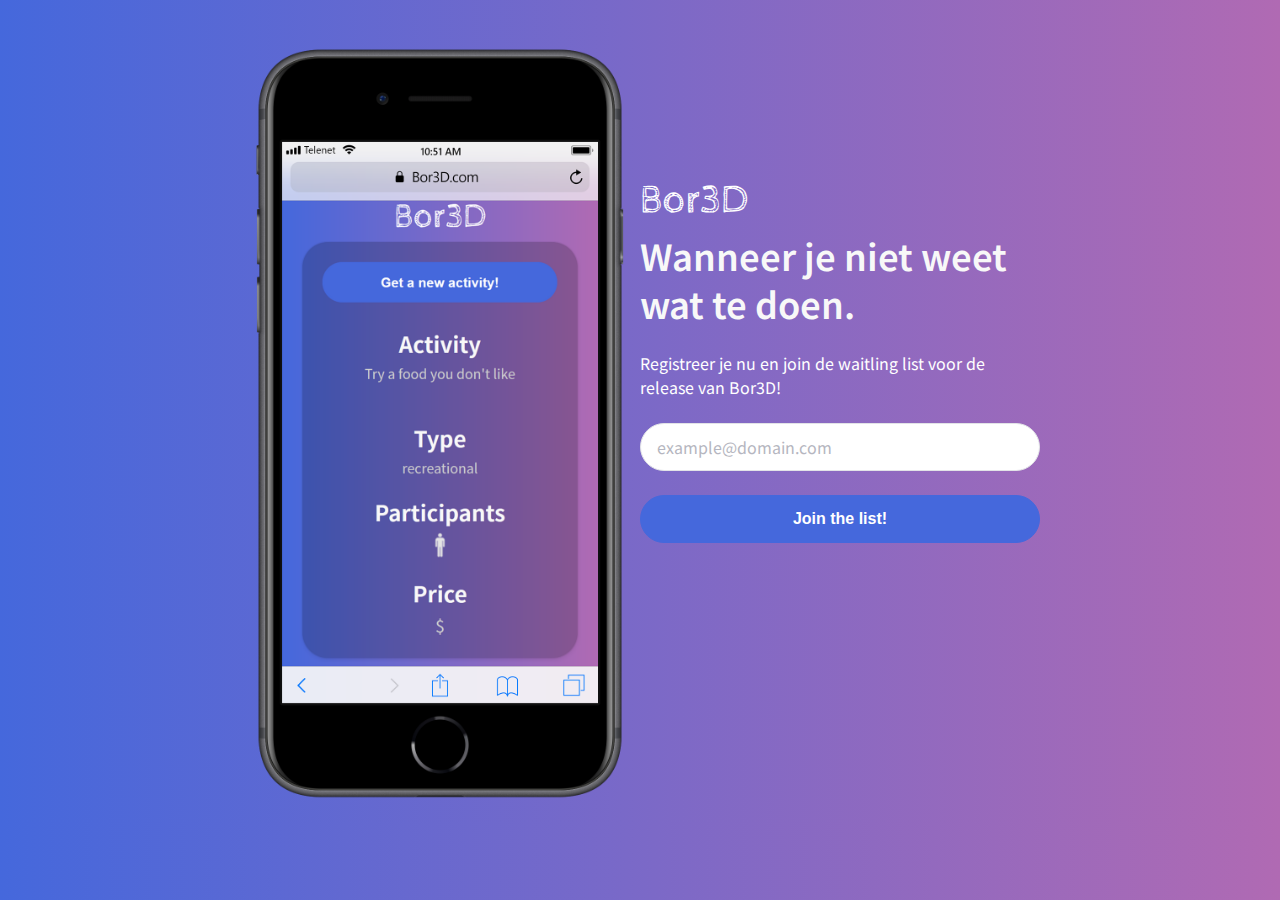
<file: index.html>
<!DOCTYPE html>
<html lang="en">
<head>
    <meta charset="utf-8">
    <meta http-equiv="x-ua-compatible" content="ie=edge">
    <title>Bor3D</title>
    <meta name="description" content="Welcome to bor3d.">
    <meta name="viewport" content="width=device-width, initial-scale=1.0">
    <meta name="msapplication-TileColor" content="#4568dc">
    <meta name="theme-color" content="#4568dc">

    <link rel="apple-touch-icon" sizes="180x180" href="apple-touch-icon.png">
    <link rel="icon" type="image/png" sizes="32x32" href="favicon-32x32.png">
    <link rel="icon" type="image/png" sizes="16x16" href="favicon-16x16.png">
    <link rel="manifest" href="site.webmanifest">
    <link rel="preconnect" href="https://fonts.gstatic.com">
    <link href="https://fonts.googleapis.com/css2?family=Noto+Sans+JP:wght@100;300;400;500;700;900&display=swap"
          rel="stylesheet">
    <link href="https://fonts.googleapis.com/css2?family=Cabin+Sketch&display=swap" rel="stylesheet">
    <link rel="stylesheet" href="css/normalize.css">
    <link rel="stylesheet" href="css/screen.css">
    <script src="js/EmailValidation.js"></script>
</head>
<body>
<section class="o-row">
    <div class="o-container u-max-width-md">
        <div class="grid-container">
            <div class="mockup-grid">
                <img src="img/iphone8%20mockup.png" alt="Iphone 8 Mockup">
            </div>
            <div class="description-grid">
                <div class="c-logo c-logo__landing">
                    Bor3D
                </div>
                <h1>
                    Wanneer je niet weet wat te doen.
                </h1>
                <p class="grid-description">Registreer je nu en join de waitling list voor de release van Bor3D!</p>
            </div>
            <div class="form-grid">
                <form action="#">
                    <p class="c-form-field js-email-field">
                        <label class="c-label__email js-output" for="email">
                            <span class="c-label c-label__emailError js-email-error-message">
                                The input field is required.
                            </span>
                        </label>

                        <input class="c-input js-email-input" type="email" id="email" placeholder="example@domain.com" required>

                    </p>
                    <button class="c-button js-sign-in-button">Join the list!</button>
                </form>
            </div>
        </div>
    </div>
</section>
</body>
</html>
</file>
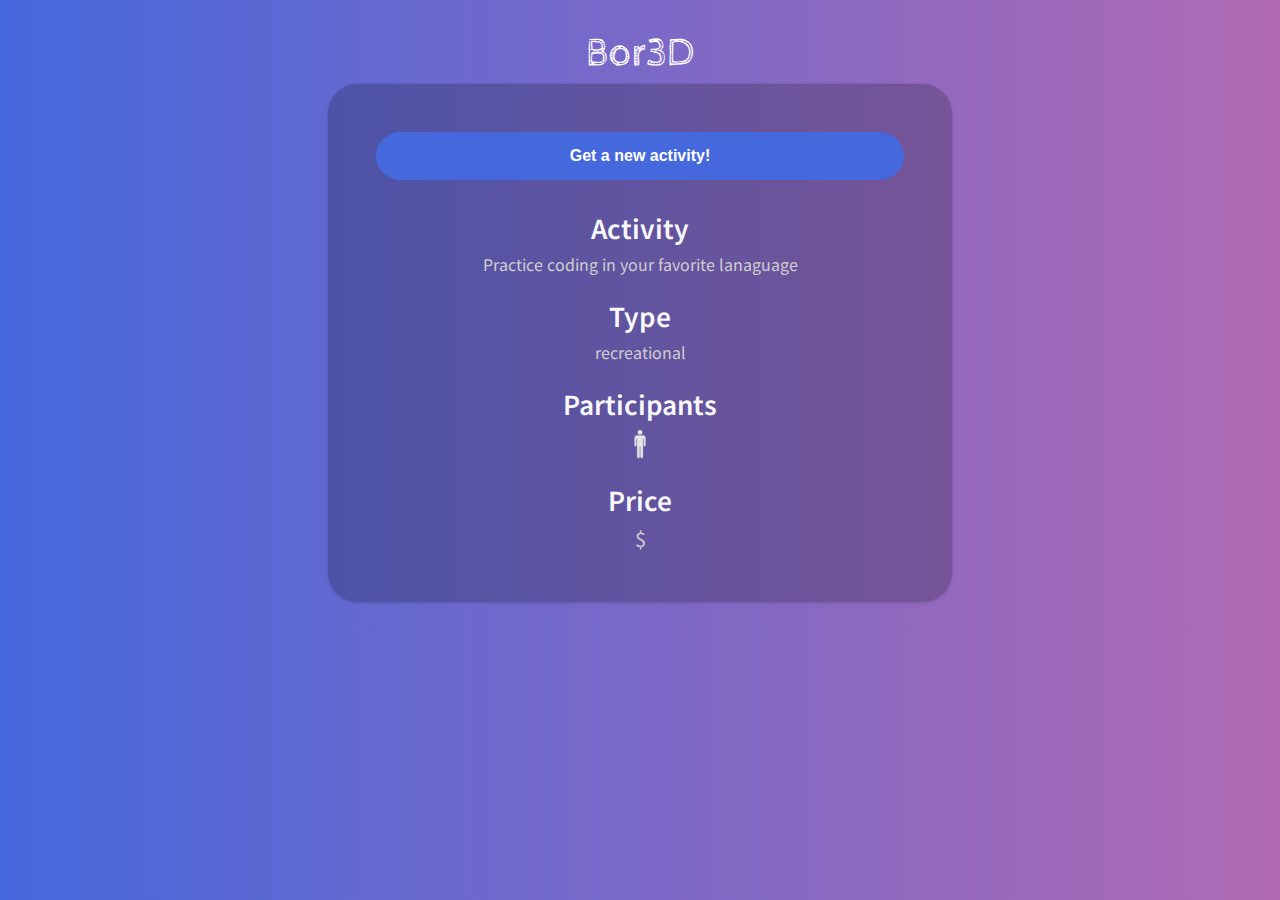
<file: Bor3d.html>
<!DOCTYPE html>
<html lang="en">
<head>
    <meta charset="utf-8">
    <meta http-equiv="x-ua-compatible" content="ie=edge">
    <title>Bor3D</title>
    <meta name="description" content="Welcome to bor3d.">
    <meta name="viewport" content="width=device-width, initial-scale=1.0">
    <meta name="msapplication-TileColor" content="#4568dc">
    <meta name="theme-color" content="#4568dc">
    <link rel="apple-touch-icon" sizes="180x180" href="apple-touch-icon.png">
    <link rel="icon" type="image/png" sizes="32x32" href="favicon-32x32.png">
    <link rel="icon" type="image/png" sizes="16x16" href="favicon-16x16.png">
    <link rel="manifest" href="site.webmanifest">
    <link rel="preconnect" href="https://fonts.gstatic.com">
    <link href="https://fonts.googleapis.com/css2?family=Noto+Sans+JP:wght@100;300;400;500;700;900&display=swap"
          rel="stylesheet">
    <link href="https://fonts.googleapis.com/css2?family=Cabin+Sketch&display=swap" rel="stylesheet">
    <link rel="stylesheet" href="css/normalize.css">
    <link rel="stylesheet" href="css/screen.css">
    <script src="js/index.js"></script>
</head>
<body>
<section class="o-row">
    <div class="o-container u-max-width-sm ">
        <div class="c-logo">
            Bor3D
        </div>
        <div class="c-card">
            <div class="c-card__body">
                <button class="c-button" id="btnActivity" onclick="btnClick()">Get a new activity!</button>
                <div class="c-card__contents">
                    <h3 class="u-align-text-center">Activity</h3>
                    <p class="u-align-text-center js-activity">Practice coding in your favorite lanaguage</p>
                </div>
                <div class="c-card__contents">
                    <h3 class="u-align-text-center">Type</h3>
                    <p class="u-align-text-center js-type">recreational</p>
                </div>
                <div class="c-card__contents">
                    <h3 class="u-align-text-center">Participants</h3>
                    <div class="c-participants js-participants">
                        <img class="c-participants__img" src="img/clipartPerson.png" alt="Clipart of a person">
                    </div>
                </div>
                <div class="c-card__contents">
                    <h3 class="u-align-text-center">Price</h3>
                    <p class="u-align-text-center c-price js-price">$</p>
                </div>
            </div>
        </div>
    </div>
</section>
</body>
</html>
</file>
<file: css/screen.css>
/*------------------------------------*\
#FONTS
\*------------------------------------*/



/*------------------------------------*\
#Variables
\*------------------------------------*/

:root {
    /* Global colors */
    --global-color-alpha-light: #4F95FF;
    --global-color-alpha: #4568dc;
    --global-color-alpha-dark: #4568dc;
    --global-color-alpha-x-dark: #1B4186;
    --global-color-alpha-transparent: #3385ffbf;
    --global-color-alpha-x-transparent: #3385ff4d;

    --global-color-neutral-xxxx-light: #F5F6FA;
    --global-color-neutral-xxx-light: #E2E3E7;
    --global-color-neutral-xx-light: #caccd4;
    --global-color-neutral-x-light: #b5b6c0;
    --global-color-neutral-light: #a0a1ad;
    --global-color-neutral: #8b8c9a;
    --global-color-neutral-dark: #757787;
    --global-color-neutral-x-dark: #606274;
    --global-color-neutral-xx-dark: #4b4c60;
    --global-color-neutral-xxx-dark: #35374d;
    --global-color-neutral-xxxx-dark: #20223a;

    /* global page settings */
    --global-html-color: var(--global-color-neutral-xxxx-dark);
    --global-html-backgroundColor: var(--global-color-neutral-xxxx-light);
    --global-selection-backgroundColor: var(--global-color-alpha);

    /* borders */
    --global-borderRadius: 30px;
    --global-borderWidth: 1px;

    /* transitions */
    --global-transitionTiming-alpha: .1s ease-out;

    /* Baseline settings */
    --global-baseline: 8px;
    --global-whitespace: calc(var(--global-baseline) * 3); /* = 24px */

    --global-whitespace-xs: calc(var(--global-baseline) / 2); /* = 4px */
    --global-whitespace-sm: calc(var(--global-baseline) * 1); /*  = 8px */
    --global-whitespace-md: calc(var(--global-baseline) * 2); /*  = 16px */
    --global-whitespace-lg: calc(var(--global-baseline) * 4); /*  = 32px */
    --global-whitespace-xl: calc(var(--global-whitespace) * 2); /*  = 48px */
    --global-whitespace-xxl: calc(var(--global-whitespace) * 3); /*  = 72px */

    /* forms */
    --global-placeholder-color: var(--global-color-neutral-x-light);
    --global-input-backgroundColor: White;
    --global-input-color: var(--global-color-neutral-xxxx-dark);
    --global-input-borderColor: var(--global-color-neutral-xxx-light);
    --global-input-hover-borderColor: var(--global-color-neutral-xx-light);
    --global-input-focus-borderColor: var(--global-color-alpha);
    --global-input-focus-boxShadowColor: var(--global-color-alpha-x-transparent);
    --global-input-focus-boxShadow: 0 0 0 3px var(--global-input-focus-boxShadowColor);
}

/*------------------------------------*\
#GENERIC
\*------------------------------------*/

/*
    Generic: Page
    ---
    Global page styles + universal box-sizing:
*/

html {
    background: rgb(69,104,220);
    background: linear-gradient(90deg, rgba(69,104,220,1) 0%, rgba(176,106,179,1) 100%);
    color: var(--global-html-color);
    font-size: 16px;
    line-height: 1.5;
    font-family: 'Noto Sans JP', sans-serif;
    box-sizing: border-box;
    -webkit-font-smoothing: antialiased;
    -moz-osx-font-smoothing: grayscale;
}

*,
*:before,
*:after {
    box-sizing: inherit;
}

/*
* Remove text-shadow in selection highlight:
* https://twitter.com/miketaylr/status/12228805301
*
* Customize the background color to match your design.
*/

::-moz-selection {
    background: var(--global-selection-backgroundColor);
    color: white;
    text-shadow: none;
}

::selection {
    background: var(--global-selection-backgroundColor);
    color: white;
    text-shadow: none;
}

/*------------------------------------*\
#Elements
\*------------------------------------*/

/*
Elements: Images
---
Default markup for images to make them responsive
*/

img {
    max-width: 100%;
    vertical-align: top;
}

/*
    Elements: typography
    ---
    Default markup for typographic elements
*/

h1,
h2,
h3 {
    font-weight: 600;
    color: #f8f8f8;
}

h1 {
    font-size: 36px;
    line-height: 48px;
    margin: 0 0 var(--global-whitespace);
}

h2 {
    font-size: 32px;
    line-height: 40px;
    margin: 0 0 var(--global-whitespace);
}

h3 {
    font-size: 26px;
    line-height: 32px;
    margin: 0 0 var(--global-baseline);
}

h4,
h5,
h6 {
    font-size: 16px;
    font-weight: 600;
    line-height: 24px;
    margin: 0 0 var(--global-whitespace);
}
p{
    color: #cfcfcf;
}

p,
ol,
ul,
dl,
table,
address,
figure {
    margin: 0 0 var(--global-whitespace);
}

ul,
ol {
    padding-left: var(--global-whitespace);
}

li ul,
li ol {
    margin-bottom: 0;
}

blockquote {
    font-style: normal;
    font-size: 23px;
    line-height: 32px;
    margin: 0 0 var(--global-whitespace);
}

blockquote * {
    font-size: inherit;
    line-height: inherit;
}

figcaption {
    font-weight: 400;
    font-size: 12px;
    line-height: 16px;
    margin-top: var(--global-whitespace-sm);
}

hr {
    border: 0;
    height: 1px;
    background: LightGrey;
    margin: 0 0 var(--global-whitespace);
}

a,
a:visited {
    transition: all var(--global-transitionTiming-alpha);
    color: var(--global-color-alpha);
    outline-width: medium;
    outline-offset: 2px;
}

a:hover,
a:focus {
    color: var(--global-color-alpha-light);
}

a:active {
    color: var(--global-color-alpha-dark);
}

label,
input {
    display: block;
}

select {
    width: 100%;
}

input::placeholder {
    color: var(--global-placeholder-color);
}

/*------------------------------------*\
#OBJECTS
\*------------------------------------*/

/*
    Objects: Row
    ---
    Creates a horizontal row that stretches the viewport and adds padding around children
*/

.o-row {
    position: relative;
    padding: var(--global-whitespace) var(--global-whitespace) 0;
}

/* size modifiers */

@media (min-width: 768px) {
    .o-row {
        padding-left: var(--global-whitespace-xl);
        padding-right: var(--global-whitespace-xl);
    }
}

@media (min-width: 992px) {
}

/*
    Objects: Container
    ---
    Creates a horizontal container that sets de global max-width
*/

.o-container {
    margin-left: auto;
    margin-right: auto;
    max-width: 79.5em; /* 79.5 * 16px = 1272 */
    width: 100%;
}

/*
    Objects: section
    ---
    Creates vertical whitespace between adjacent sections inside a row
*/

@media (min-width: 768px) {
}

@media (min-width: 992px) {
}

/*
    Objects: Layout
    ---
    The layout object provides us with a column-style layout system. This object
    contains the basic structural elements, but classes should be complemented
    with width utilities
*/

/* gutter modifiers, these affect o-layout__item too */

/* reverse horizontal row modifier */

/* Horizontal alignment modifiers*/

/* Vertical alignment modifiers */

/* Vertical alignment modifiers that only work if there is one than one flex item */

/*
    Objects: List
    ---
    Small reusable object to remove default list styling from lists
*/

/*
    Object: Button reset
    ---
    Small button reset object
*/

/*
    Object: Hide accessible
    ---
    Accessibly hide any element
*/

/*------------------------------------*\
#COMPONENTS
\*------------------------------------*/

/*
    Component: Logo
    ---
    Website main logo
*/

.c-logo {
    font-size: 40px;
    display: flex;
    align-items: center;
    justify-content: center;
    font-family: 'Cabin Sketch', cursive;
    color: white;
}

.c-logo__landing {
    justify-content: flex-start;
}

/*
    Component: participants
    ---
    CSS voor aantal deelnemers img
*/

.c-participants{
    height: 32px;
    text-align: center;
}
.c-participants__img{
    max-width:100%;
    max-height:100%;
    filter: invert(90%);
    margin-left: auto;
    margin-right: auto;
}
/*
    Component: price
    ---
    CSS voor de prijs
*/

.c-price{
    font-size: 20px;
}


/*
    Component: Card
    ---
    Card with box shadow
*/

.c-card {
    --card-backgroundColor: White;
    --card__footer-borderColor: var(--global-color-neutral-xxx-light);
    --card-borderRadius: var(--global-borderRadius);
    margin-bottom: var(--global-whitespace);
    border-radius: var(--card-borderRadius);
    box-shadow: 0 0 0 1px rgba(0,0,0, 0.05), 0 2px 4px rgba(0,0,0,.075);
    overflow: hidden;
    background-color:rgba(0, 0, 0, 0.2);
}
.c-card__body,
.c-card__footer {
    padding: var(--global-whitespace) var(--global-whitespace) 0;
    overflow: auto; /* Fix margin collapse */
}


.c-card__contents{
    margin-bottom: var(--global-whitespace);
}

/* Add padding to child for more flexibility */

@media (min-width: 27em) {
    .c-card__body {
        padding: var(--global-whitespace-xl) var(--global-whitespace-xl) var(--global-whitespace);
    }

}

/*
    Component: Forms
    ---
    Everything form related here
*/

.c-form-field--option {
    display: flex;
    align-items: center;
}

/*
    Component: Input
    ---
    Class to put on all input="text" like form inputs
*/

.c-input {
    -webkit-appearance: none;
    -moz-appearance: none;
    appearance: none;
    width: 100%;
    border: 1px solid var(--global-input-borderColor);
    border-radius: var(--global-borderRadius);
    background-color: var(--global-input-backgroundColor);
    color: var(--global-input-color);
    font-family: inherit;
    font-size: 16px;
    line-height: calc(var(--global-baseline) * 3);
    padding: calc(var(--global-baseline) * 1.5 - var(--global-borderWidth)) var(--global-whitespace-md);
    outline: none;
}

.c-input:hover {
    border-color: var(--global-input-hover-borderColor);
}

.c-input:focus,
.c-input:active {
    border-color: var(--global-input-focus-borderColor);
    box-shadow: var(--global-input-focus-boxShadow);
}

/*
Input password with toggle checkbox on top of it needs
more padding on the right to avoid overlap
*/

/* option input for checkboxes and radio buttons */

/*
    Component: Label
    ---
    Class to put on all form labels
*/

.c-label {
    --label-color: black;
    margin-bottom: 0;
    padding-bottom: var(--global-whitespace-sm);
    line-height: 16px;
    color: var(--label-color);
    display: flex;
    justify-content: center;
    align-content: center;
}
.c-label__emailError{
    display: none;
}

/*noinspection CssUnusedSymbol*/
.toggleVisibility{
    display: flex;
}




/*
    Component: Button
    ---
    Class to put on form buttons or
*/


.c-button {
    --button-borderColor: var(--global-color-alpha-dark);
    --button-hover-borderColor: var(--global-color-alpha-dark);
    --button-active-borderColor: var(--global-color-alpha-dark);
    --button-focus-borderColor:var(--global-color-alpha-dark);
    --button-backgroundColor: var(--global-color-alpha);
    --button-hover-backgroundColor: var(--global-color-alpha-light);
    --button-active-backgroundColor: var(--global-color-alpha-dark);
    --button-focus-backgroundColor: var(--global-color-alpha);
    --button-focus-boxShadow: var(--global-input-focus-boxShadow);
    font-size: 16px;
    font-weight: 600;
    border-radius: var(--global-borderRadius);
    border: 1px solid var(--button-borderColor);
    background-color: var(--button-backgroundColor);
    color: #fff;
    line-height: calc(var(--global-baseline) * 3);
    padding: calc(var(--global-baseline) * 1.5 - var(--global-borderWidth)) var(--global-whitespace-md);
    width: 100%;
    outline: none;
    opacity: 100%;
    margin-bottom: var(--global-whitespace-lg);
    transition: all 0.5s;
}

/*noinspection ALL*/
.c-button.text-animation{
    opacity:0;
}


.c-button:hover {
    border-color: var(--button-hover-borderColor);
    background-color: var(--button-hover-backgroundColor);
}

.c-button:focus {
    background-color: var(--button-focus-backgroundColor);
    border-color: var(--button-focus-borderColor);
    box-shadow: var(--button-focus-boxShadow);
}

.c-button:active {
    background-color: var(--button-active-backgroundColor);
    border-color: var(--button-active-borderColor);
}





/*
    Component: Javascript
    ---
    Hier zitten de JavaScript Transitions
*/
.js-activity{
    transition: all 0.5s;
    height: 3em;
}
.js-type{
    transition: all 0.5s;
}
.js-participants{
    transition: all 0.5s;
}
.js-price{
    transition: all 0.5s;
}

.js-activity.transition{
    opacity: 0;
}
.js-type.transition{
    opacity: 0;
}
.js-participants.transition{
    opacity: 0;
}
.js-price.transition{
    opacity: 0;
}
/*------------------------------------*\
# GRID
\*------------------------------------*/


.grid-description{
    color: white;
}




/*------------------------------------*\
#UTILITIES
\*------------------------------------*/

/*
    Utilities: color
    ---
    Utility classes to put specific colors onto elements
*/

.u-color-neutral {
    color: var(--global-color-neutral);
}

.u-color-neutral-dark {
    color: var(--global-color-neutral-dark);
}

/*
    Utilities: spacing
    ---
    Utility classes to put specific margins and paddings onto elements
*/

.u-pt-clear {
    padding-top: 0 !important;
}

.u-mb-clear {
    margin-bottom: 0 !important;
}

.u-mb-xs {
    margin-bottom: 4px !important;
}

.u-mb-sm {
    margin-bottom: var(--global-whitespace-sm) !important;
}

.u-mb-md {
    margin-bottom: var(--global-whitespace-md) !important;
}

.u-mb-lg {
    margin-bottom: var(--global-whitespace-lg) !important;
}

.u-mb-xl {
    margin-bottom: var(--global-whitespace-xl) !important;
}

/*
    Utilities: max-width
    ---
    Utility classes to put specific max widths onto elements
*/

.u-max-width-xs {
    max-width: 27em !important;
}

.u-max-width-sm {
    max-width: 39em !important;
}

.u-max-width-md {
    max-width: 50em !important;
}

.u-max-width-lg {
    max-width: 63.5em !important;
}

.u-max-width-none {
    max-width: none !important;
}


/*
    Utilities: align
    ---
    Utility classes align text or components
*/

.u-align-text-center {
    text-align: center;
}

.u-align-center {
    margin: 0 auto;
}

/*
    Utilities: text
    Utility classes to create smaller or bigger test
*/

.u-text-sm {
    font-size: 14px;
}

/*
    Utility: Widths
    ---
    Utility classes to put specific widths onto elements
    Will be mostly used on o-layout__item
*/

.u-width-auto {
    width: auto !important;
}

.u-1-of-2 {
    width: 50% !important;
}

.u-1-of-3 {
    width: 33.3333333333% !important;
}

.u-2-of-3 {
    width: 66.6666666667% !important;
}

.u-1-of-4 {
    width: 25% !important;
}

.u-3-of-4 {
    width: 75% !important;
}

.u-1-of-5 {
    width: 20% !important;
}

.u-2-of-5 {
    width: 40% !important;
}

.u-3-of-5 {
    width: 60% !important;
}

.u-4-of-5 {
    width: 80% !important;
}

.u-1-of-6 {
    width: 16.6666666667% !important;
}

.u-5-of-6 {
    width: 83.3333333333% !important;
}

@media (min-width: 576px) {
    .u-1-of-2-bp1 {
        width: 50% !important;
    }
    .u-1-of-3-bp1 {
        width: 33.3333333333% !important;
    }
    .u-2-of-3-bp1 {
        width: 66.6666666667% !important;
    }
    .u-1-of-4-bp1 {
        width: 25% !important;
    }
    .u-3-of-4-bp1 {
        width: 75% !important;
    }
    .u-1-of-5-bp1 {
        width: 20% !important;
    }
    .u-2-of-5-bp1 {
        width: 40% !important;
    }
    .u-3-of-5-bp1 {
        width: 60% !important;
    }
    .u-4-of-5-bp1 {
        width: 80% !important;
    }
    .u-1-of-6-bp1 {
        width: 16.6666666667% !important;
    }
    .u-5-of-6-bp1 {
        width: 83.3333333333% !important;
    }
}

@media (min-width: 768px) {
    .u-1-of-2-bp2 {
        width: 50% !important;
    }
    .u-1-of-3-bp2 {
        width: 33.3333333333% !important;
    }
    .u-2-of-3-bp2 {
        width: 66.6666666667% !important;
    }
    .u-1-of-4-bp2 {
        width: 25% !important;
    }
    .u-3-of-4-bp2 {
        width: 75% !important;
    }
    .u-1-of-5-bp2 {
        width: 20% !important;
    }
    .u-2-of-5-bp2 {
        width: 40% !important;
    }
    .u-3-of-5-bp2 {
        width: 60% !important;
    }
    .u-4-of-5-bp2 {
        width: 80% !important;
    }
    .u-1-of-6-bp2 {
        width: 16.6666666667% !important;
    }
    .u-5-of-6-bp2 {
        width: 83.3333333333% !important;
    }
}

@media (min-width: 992px) {
    .u-1-of-2-bp3 {
        width: 50% !important;
    }
    .u-1-of-3-bp3 {
        width: 33.3333333333% !important;
    }
    .u-2-of-3-bp3 {
        width: 66.6666666667% !important;
    }
    .u-1-of-4-bp3 {
        width: 25% !important;
    }
    .u-3-of-4-bp3 {
        width: 75% !important;
    }
    .u-1-of-5-bp3 {
        width: 20% !important;
    }
    .u-2-of-5-bp3 {
        width: 40% !important;
    }
    .u-3-of-5-bp3 {
        width: 60% !important;
    }
    .u-4-of-5-bp3 {
        width: 80% !important;
    }
    .u-1-of-6-bp3 {
        width: 16.6666666667% !important;
    }
    .u-5-of-6-bp3 {
        width: 83.3333333333% !important;
    }
}

@media (min-width: 1200px) {
    .u-1-of-2-bp4 {
        width: 50% !important;
    }
    .u-1-of-3-bp4 {
        width: 33.3333333333% !important;
    }
    .u-2-of-3-bp4 {
        width: 66.6666666667% !important;
    }
    .u-1-of-4-bp4 {
        width: 25% !important;
    }
    .u-3-of-4-bp4 {
        width: 75% !important;
    }
    .u-1-of-5-bp4 {
        width: 20% !important;
    }
    .u-2-of-5-bp4 {
        width: 40% !important;
    }
    .u-3-of-5-bp4 {
        width: 60% !important;
    }
    .u-4-of-5-bp4 {
        width: 80% !important;
    }
    .u-1-of-6-bp4 {
        width: 16.6666666667% !important;
    }
}

/*------------------------------------*\
#MEDIA
\*------------------------------------*/

/*
    Media Queries
    ---
    EXAMPLE Media Queries for Responsive Design.
    These examples override the primary ('mobile first') styles.
    USE THEM INLINE!
*/

/* Extra small devices (portrait phones, less than 576px)
No media query since this is the default in mobile first design
*/

/* Small devices (landscape phones, 576px and up)
@media (min-width: 576px) {}
*/

/* Medium devices (tablets, 768px and up)
@media (min-width: 768px) {}
*/

/* Large devices (landscape tablets, desktops, 992px and up)
@media (min-width: 992px) {}
*/

/* Extra large devices (large desktops, 1200px and up)
@media (min-width: 1200px) {}
*/

/*
    Print styles.
    ---
    Inlined to avoid the additional HTTP request:
    http://www.phpied.com/delay-loading-your-print-css/
*/
@media (min-width: 768px) {
    .js-activity{
        height: auto;
    }

    .grid-container {
        display: grid;
        grid-template-columns: repeat(2, 1fr);
        grid-template-rows: repeat(2, 1fr);
        grid-column-gap: 0px;
        grid-row-gap: 0px;
    }

    .mockup-grid {
        grid-area: 1 / 1 / 3 / 2;
    }
    .description-grid {
        grid-area: 1 / 2 / 2 / 3;
        align-self: end;}
    .form-grid { grid-area: 2 / 2 / 3 / 3; }
}
</file>
